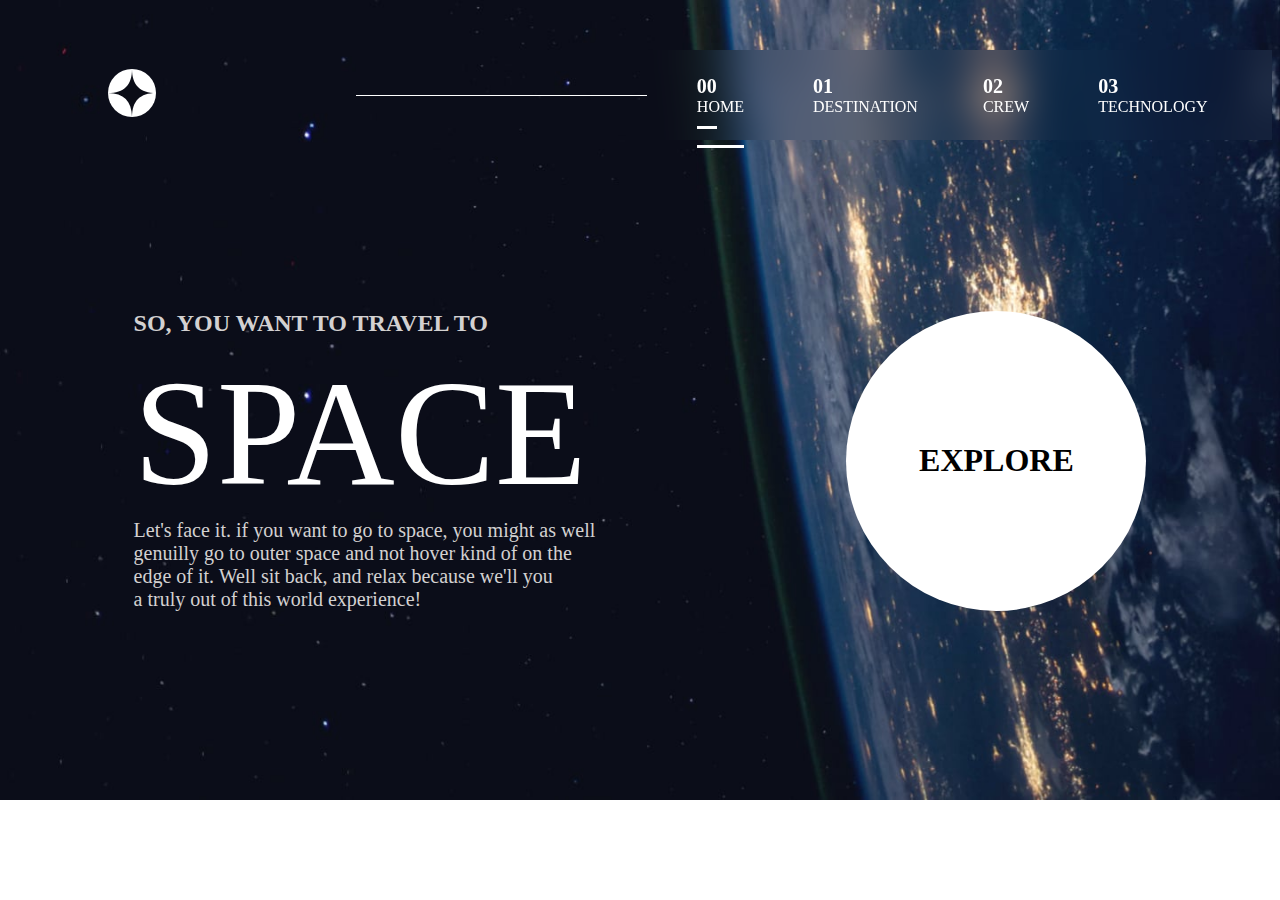
<file: index.html>
<!DOCTYPE html>
<html lang="en">
<head>
    <meta charset="UTF-8">
    <meta name="viewport" content="width=device-width, initial-scale=1.0">
    <link rel="stylesheet" href="style.css">

    <link rel="icon" href="logo.svg">
    <title>SPACE</title>
</head>
<body>
    <div class="navbar">
        <div class="logo">
        <img src="logo.svg" alt=""></div>
        <div class="line">

        </div>
        <div class="nav">
    <div class="emma" >
        <a href="index.html">
        <b>00</b> HOME
        </a>
    </div>          
    <div>
        <a href="destination.html">
        <b>01</b> DESTINATION
        </a>
    </div>   
    <div>
        <a href="crew.html">
        <b>02</b> CREW
        </a>
    </div>   
    <div>
        <a href="tech.html">
        
        <b>03</b> TECHNOLOGY
        
        </a>
    </div>    

        </div>
        <div class="java">
            <div id="myNav" class="overlay">
                <div onclick="closeNav()" class="close" >&times;</div>
                <div class="overlay-content">
                    <div class="sam">
                    <a href="index.html">HOME</a></div>
                    <a href="destination.html">DESTINATION</a>
                    <a href="crew.html">CREW</a>
                    <a href="tech.html">TECHNOLOGY</a>
                        </div>
                        </div>
                            <span style="font-size: 30px;cursor: pointer;" class="open" onclick="openNav()" style="color: aqua;">
                                <a href="javascript:void(0)">
                                    &#9776;
                                </a>
                               </span>
                            </div>
    </div>
    
    <div class="body1">
        <div class="word">
            <h2>SO, YOU WANT TO TRAVEL TO</h2>
            <h1>SPACE</h1>
            <P>Let's face it. if you want to go to space, you might as well <br> genuilly go to outer space and not hover kind of on the <br> edge of it. Well sit back, and relax because we'll you <br> a truly out of this world experience!</P>
        </div>
        <div class="another">
            <a href="destination.html">
        <div class="border">
            <h1>EXPLORE</h1>
        </div>
    </a>
        </div>
    </div>
</body>
<sCript src="app.js"></sCript>

</html>
</file>
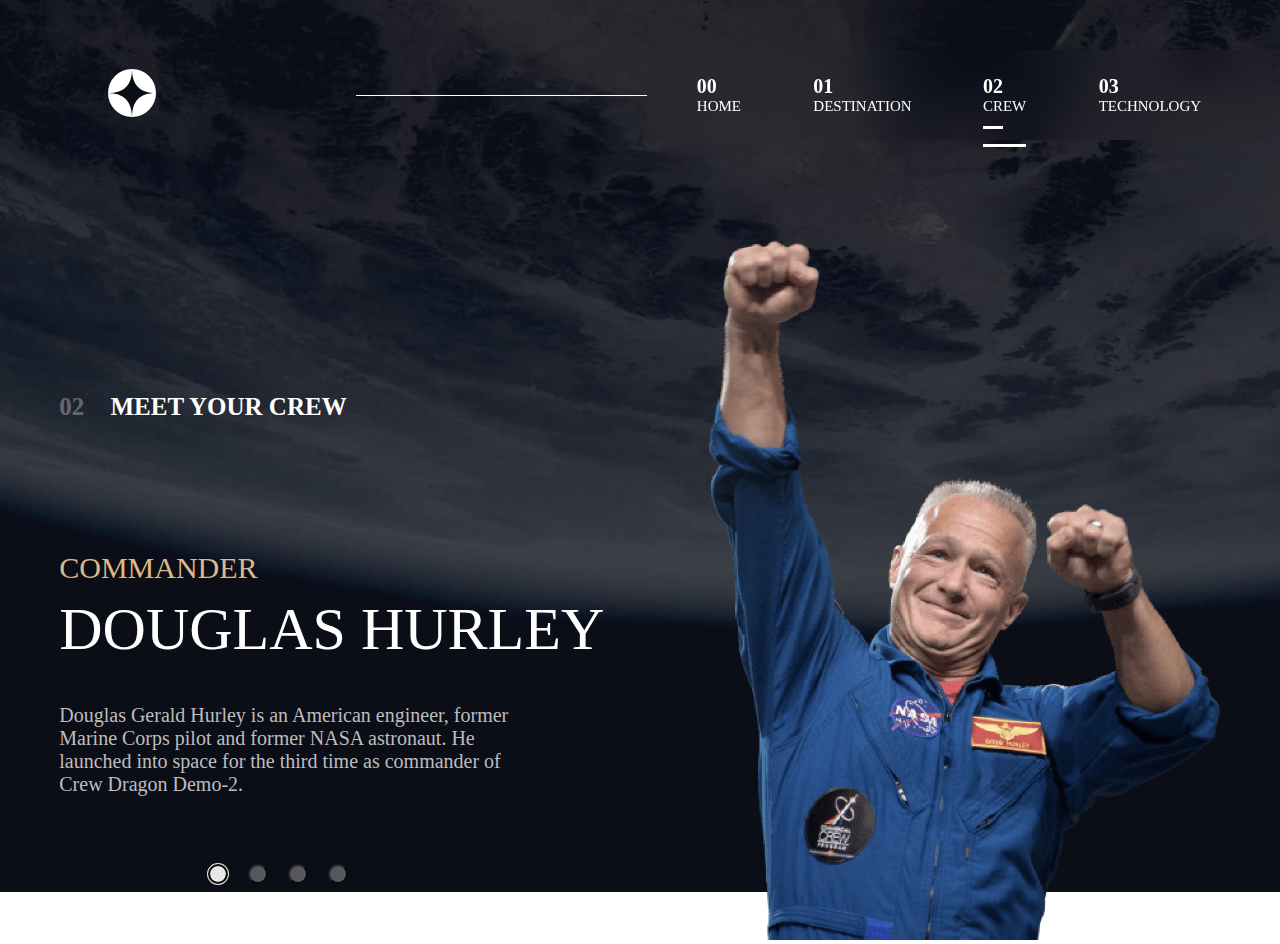
<file: crew.html>
<!DOCTYPE html>
<html lang="en">
<head>
    <meta charset="UTF-8">
    <meta name="viewport" content="width=device-width, initial-scale=1.0">
    <link rel="icon" href="logo.svg">
    <title>SPACE</title>
  
    <link rel="stylesheet" href="crew.css">
</head>
<body>
    <div class="navbar">
        <div class="logo">
        <img src="logo.svg" alt=""></div>
        <div class="line">

        </div>
        <div class="nav">
    <div>
        <a href="index.html">
        
        <b>00</b> HOME
        
        </a>
    </div>          
    <div>
        <a href="destination.html">
    
        <b>01</b> DESTINATION
        
        </a>
    </div>   
    <div class="emma">
        <a href="crew.html">
        
        <b>02</b> CREW
        
        </a>
    </div>   
    <div>
        <a href="tech.html">
        
        <b>03</b> TECHNOLOGY
        
        </a>
    </div>
        </div>
        <div class="java">
            <div id="myNav" class="overlay">
                <div onclick="closeNav()" class="close" >&times;</div>
                <div class="overlay-content">
                    <a href="index.html">HOME</a>
                    <a href="destination.html">DESTINATION</a>
                    <div class="sam">
                    <a href="crew.html">CREW</a></div>
                    <a href="tech.html">TECHNOLOGY</a>
                        </div>
                        </div>
                            <span style="font-size: 30px;cursor: pointer;" class="open" onclick="openNav()" style="color: aqua;">
                                <a href="javascript:void(0)">
                                    &#9776;
                                </a>
                               </span>
                            </div>
    </div>
    <div class="body1">
    <div class="word">
        <div class="daniel" id="demoss">
            <div class="gather">
                <div class="word2">
                    <h3><b>02</b> MEET YOUR CREW</h3>
                    <h2>COMMANDER</h2>
                    <h1>DOUGLAS HURLEY</h1>
                    <div class="div">
                        <P>Douglas Gerald Hurley is an American engineer, former <br> Marine Corps pilot and former NASA astronaut. He <br>launched into space for the third time as commander of <br> Crew Dragon Demo-2.   </P>
                    </div>
                </div>
                <div class="img">
            <img src="image-douglas-hurley.png" alt="">
            </div>
            </div>
        </div>
        <div class="daniel" id="demos">
            <div class="gather">
                <div class="word2">
                    <h3><b>02</b> MEET YOUR CREW</h3>
                    <h2>MISSION SPECIALIST</h2>
                    <h1>MARK SHUTTLEWORTH</h1>
                    <div class="div">
                        <P>Mark Richard Shuttleworth is the founder and CEO of <br> b Canonical, the company behind the Linux-based Ubuntu <br>operating system. Shuttleworth became the first South <br>African to travel to space as a space tourist.  </P>
                    </div>
                </div>
                <div class="img">
            <img src="image-mark-shuttleworth.png" alt="">
            </div>
            </div>
        </div>
        <div class="daniel" id="demo">
            <div class="gather">
                <div class="word2">
                    <h3><b>02</b> MEET YOUR CREW</h3>
                    <h2>PILOT</h2>
                    <h1>VICTOR GLOVER</h1>
                    <div class="div">
                        <P>Pilot on the first operational flight of the SpaceX Crew <br> Dragon to the International Space Station. Glover is a <br>commander in the U.S. Navy where he pilots an F/A-18.He <br> was a crew member of Expedition 64, and served as a <br>station systems flight engineer.  </P>
                    </div>
                </div>
                <div class="img">
            <img src="image-victor-glover.webp" alt="">
            </div>
            </div>
        </div>
        <div class="daniel" id="dem">
            <div class="gather">
                <div class="word2">
                    <h3><b>02</b> MEET YOUR CREW</h3>
                    <h2>FLIGHT ENGINEER</h2>
                    <h1>ANOUSHEH ANSARI</h1>
                    <div class="div">
                        <P>Anousheh Ansari is an Iranian American engineer and co <br>-founder of Prodea Systems. Ansari was the fourth self <br>-funded space tourist, the first self-funded woman to fly to <br> the ISS, and the first Iranian in space.    </P>
                    </div>
                </div>
                <div class="img">
            <img src="image-anousheh-ansari.png" alt="">
            </div>
            </div>
        </div>
            </div>
                <div class="link">
                    <button autofocus onclick="myFunction(event, 'demoss')">
                        </button>
                   <button onclick="myFunction(event, 'demos')">
                        </button>
                    <button onclick="myFunction(event, 'demo')">
                        </button>
                    <button onclick="myFunction(event, 'dem')">
                        </button>
                </div>

</div>
</body>
<sCript src="app.js"></sCript>

</html>
</file>
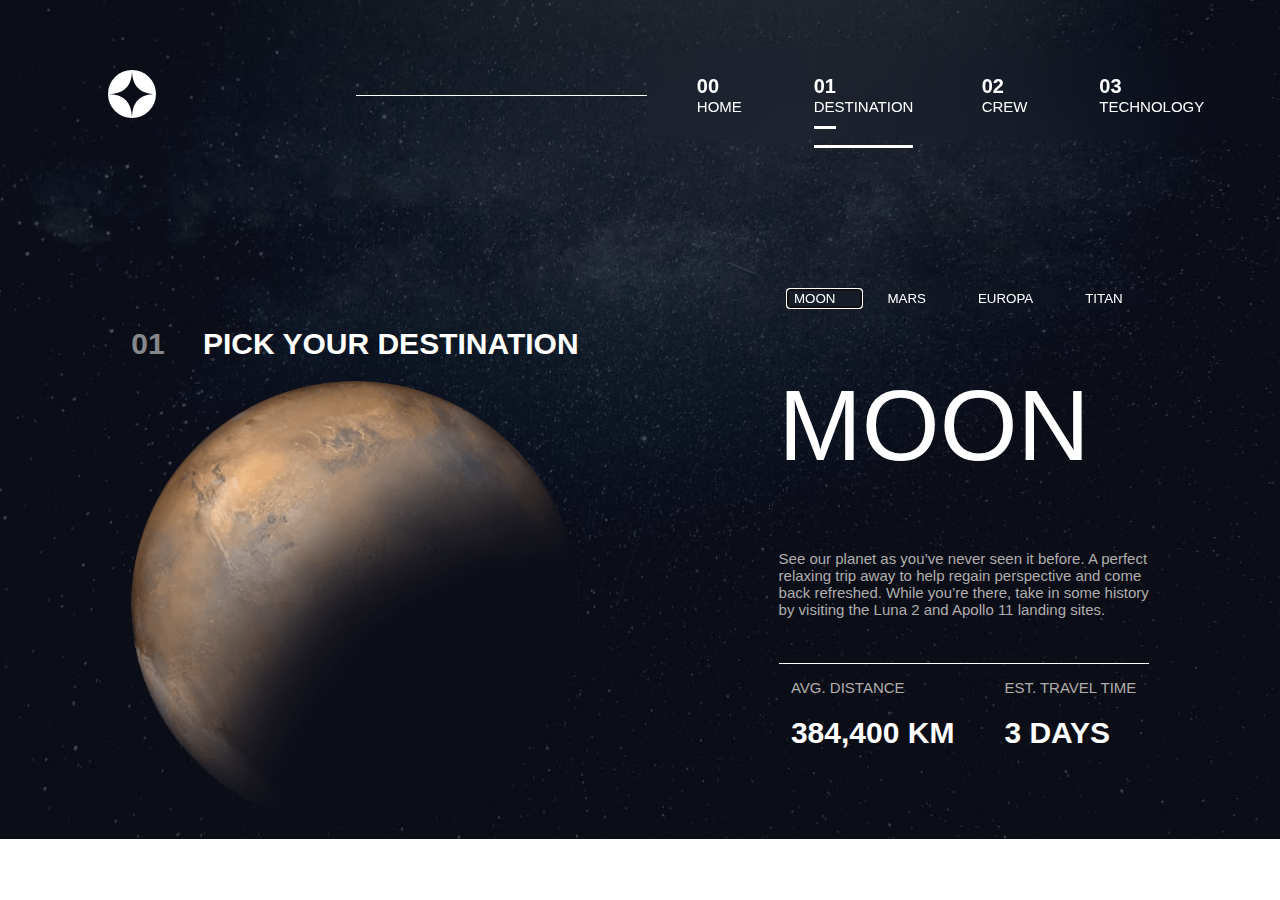
<file: destination.html>
<!DOCTYPE html>
<html lang="en">
<head>
    <meta charset="UTF-8">
    <meta name="viewport" content="width=device-width, initial-scale=1.0">

    <link rel="icon" href="logo.svg">
    <title>SPACE</title>
    <link rel="stylesheet" href="destination.css">
</head>
<body>
        <div class="navbar">
        <div class="logo">
        <img src="logo.svg" alt=""></div>
        <div class="line">

        </div>
        <div class="nav">
    <div>
        <a href="index.html">
        
        <b>00</b> HOME
        
        </a>
    </div>          
    <div class="emma">
        <a href="destination.html">
        
        <b>01</b> DESTINATION
        
        </a>
    </div>   
    <div>
        <a href="crew.html">
        
        <b>02</b> CREW
        
        </a>
    </div>   
    <div>
        <a href="tech.html">
        
        <b>03</b> TECHNOLOGY
        
        </a>
    </div>    
        </div>
        <div class="java">
            <div id="myNav" class="overlay">
                <div onclick="closeNav()" class="close" >&times;</div>
                <div class="overlay-content">
                    <a href="index.html">HOME</a>
                    <div class="sam">
                    <a href="destination.html">DESTINATION</a></div>
                    <a href="crew.html">CREW</a>
                    <a href="tech.html">TECHNOLOGY</a>
                        </div>
                        </div>
                            <span style="font-size: 30px;cursor: pointer;" class="open" onclick="openNav()" style="color: aqua;">
                                <a href="javascript:void(0)">
                                    &#9776;
                                </a>
                               </span>
                            </div>
    </div>
    <div class="body1">
        <div class="word">
            <div class="link">
                <button autofocus onclick="myFunc(event, 'demoss')">
                <a href="#" >MOON</a>
                </button>
                <button onclick="myFunc(event, 'demos')">
                <a href="#">MARS</a>
                </button>
                <button onclick="myFunc(event, 'demo')">
                <a href="#">EUROPA</a>
                </button>
                <button onclick="myFunc(event, 'dem')">
                <a href="#">TITAN</a>
                </button>
            </div>
            <div class="daniel" id="demoss">
        <div class="img">
            <h2><b>01</b> PICK YOUR DESTINATION</h2>
        <img src="image-mars.png" alt="">
    </div>
    <div class="word2">
            <h1>MOON</h1>
            <div class="div">
                <P>See our planet as you’ve never seen it before. A perfect <br> relaxing trip away to help regain perspective and come <br>back refreshed. While you’re there, take in some history <br>by visiting the Luna 2 and Apollo 11 landing sites.    </P>
            </div>
            <div class="dan">
                <div>
                    <p>AVG. DISTANCE</p>
                    <h2>384,400 KM</h2>
                </div>
                <div>
                    <p>EST. TRAVEL TIME</p>
                    <h2>
                        3 DAYS
                    </h2>
                </div>
            </div>
        </div>
            </div>
            <div class="daniel one" id="demos">
                <div class="img">
                    <h2><b>01</b> PICK YOUR DESTINATION</h2>
                <img src="image-moon.png" alt="">
            </div>
            <div class="word2">
                    <h1>MARS</h1>
                    <div class="div">
                    <p>Don't forget to pack your hiking boots. you'll need them <br>to tackle Olympus Mons, the tallest planatery mountains in <br> our solar system. it's two and a half times the size of <br> Everest!</p>
                    </div>
                    <div class="dan">
                        <div>
                            <p>AVG. DISTANCE</p>
                            <h2>255 MIL. KM</h2>
                        </div>
                        <div>
                            <p>EST. TRAVEL TIME</p>
                            <h2>
                                9 MONTHS
                            </h2>
                        </div>
                    </div>
                </div>
                    </div>
                    <div class="daniel" id="demo">
                        <div class="img">
                            <h2><b>01</b> PICK YOUR DESTINATION</h2>
                        <img src="image-europa.png" alt="">
                    </div>
                    <div class="word2">
                            <h1>EUROPA</h1>
                            <div class="div">
                         <P>The smallest of the four Galilean moons orbiting Jupiter, <br> Europa is a winter lover’s dream. With an icy surface, it’s <br> perfect for a bit of ice skating, curling, hockey, or simple <br> relaxation in your snug wintery cabin.</P>
                            </div>
                            <div class="dan">
                                <div>
                                    <p>AVG. DISTANCE</p>
                                    <h2>628 MIL. KM</h2>
                                </div>
                                <div>
                                    <p>EST. TRAVEL TIME</p>
                                    <h2>
                                        3 YEARS
                                    </h2>
                                </div>
                            </div>
                        </div>
                            </div>
                            <div class="daniel" id="dem">
                                <div class="img">
                                    <h2><b>01</b> PICK YOUR DESTINATION</h2>
                                <img src="image-titan.png" alt="">
                            </div>
                            <div class="word2">
                                    <h1>TITAN</h1>
                                    <div class="div">
                                   <p>The only moon known to have a dense atmosphere other <br> than Earth, Titan is a home away from home (just a few <br>hundred degrees colder!). As a bonus, you get striking <br>views of the Rings of Saturn.</p>
                                    </div>
                                    <div class="dan">
                                        <div>
                                            <p>AVG. DISTANCE</p>
                                            <h2>255 MIL. KM</h2>
                                        </div>
                                        <div>
                                            <p>EST. TRAVEL TIME</p>
                                            <h2>
                                                9 MONTHS
                                            </h2>
                                        </div>
                                    </div>
                                </div>
                                    </div>
        </div>
    </div>
</body>
<sCript src="app.js"></sCript>

</html>
</file>
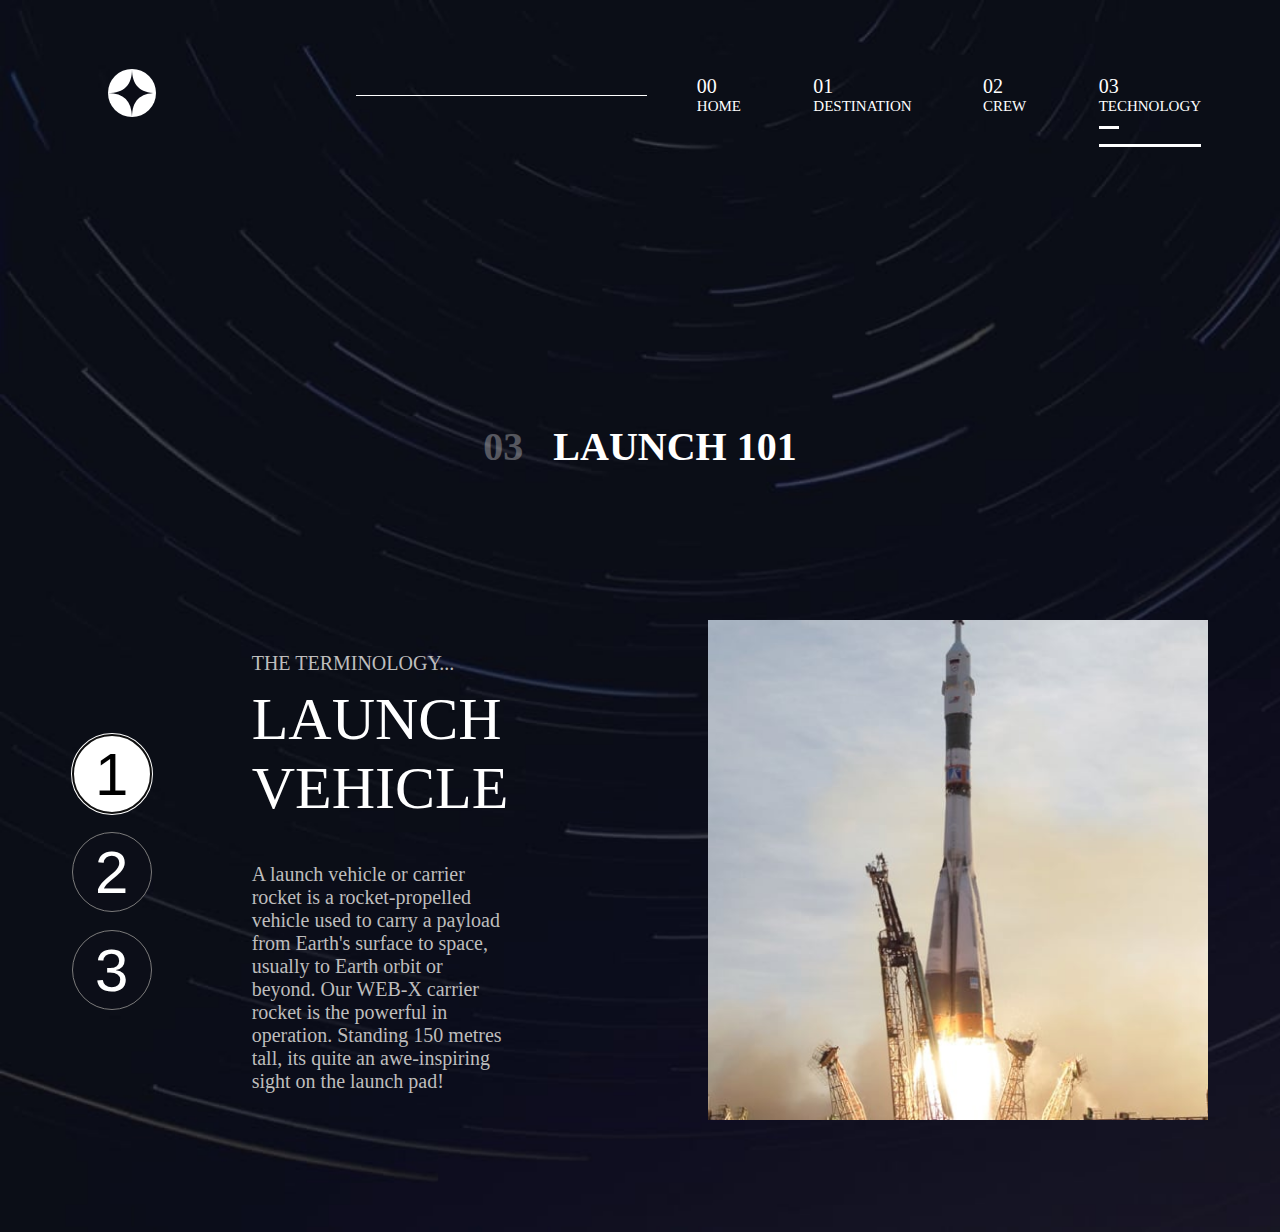
<file: tech.html>
<!DOCTYPE html>
<html lang="en">
<head>
    <meta charset="UTF-8">
    <meta name="viewport" content="width=device-width, initial-scale=1.0">
    <link rel="icon" href="logo.svg">
    <title>SPACE</title>
    <link rel="stylesheet" href="tech.css">
</head>
<body>
    <div class="navbar">
        <div class="logo">
        <img src="logo.svg" alt=""></div>
        <div class="line">

        </div>
        <div class="nav">
    <div>
        <a href="index.html">
        
        <b>00</b> HOME
        
        </a>
    </div>          
    <div>
        <a href="destination.html">
        
        <b>01</b> DESTINATION
        
        </a>
    </div>   
    <div>
        <a href="crew.html">
    
        <b>02</b> CREW
        
        </a>
    </div>   
    <div class="emma">
        <a href="tech.html">
    
        <b>03</b> TECHNOLOGY
        
        </a>
    </div>
        </div>
        <div class="java">
            <div id="myNav" class="overlay">
                <div onclick="closeNav()" class="close" >&times;</div>
                <div class="overlay-content">
                    <a href="index.html">HOME</a>
                    <a href="destination.html">DESTINATION</a>
                    <a href="crew.html">CREW</a>
                    <div class="sam">
                    <a href="tech.html">TECHNOLOGY</a></div>
                        </div>
                        </div>
                            <span style="font-size: 30px;cursor: pointer;" class="open" onclick="openNav()" style="color: aqua;">
                                <a href="javascript:void(0)">
                                    &#9776;
                                </a>
                               </span>
                            </div>
    </div>
    <div class="body1">
        <h2 class="h2"><b>03</b> LAUNCH 101</h2>
        <div class="word">
            <div class="flex">
                <div class="button">
                <button autofocus onclick="myFunct(event, 'demos')">1</button><br>
                <button onclick="myFunct(event, 'demo')">2</button><br>
                <button onclick="myFunct(event, 'dem')">3</button>
            </div>
        </div>
        <div class="daniel one" id="demos">
            <div>
                <p>THE TERMINOLOGY...</p>
                <h1>LAUNCH VEHICLE</h1>
                <p>A launch vehicle or carrier rocket is a rocket-propelled  vehicle used to carry a payload from Earth's surface to space, usually to Earth orbit or beyond. Our WEB-X carrier rocket is the powerful in operation. Standing 150 metres tall, its quite an awe-inspiring sight on the launch pad! </p>
            </div>
            <div class="img">
                <img src="image-launch-vehicle-portrait.jpg" alt="">
            </div>
        </div>
        <div class="daniel" id="demo">
            <div>
                <p>THE TERMINOLOGY...</p>
                <h1>SPACEPORT</h1>
                <p>A spaceport or cosmodrome is a site for launching  (or receiving)  spacecraft, by analogy to the seaport  for ships or airport for aircraft. Based in the famous Cape Canaveral,  our spaceport is ideally situated to take advantage of the Earth’s rotation for launch. </p>
            </div>
            <div class="img">
                <img src="image-spaceport-landscape.jpg" alt="">
            </div>
        </div>
        <div class="daniel" id="dem">
            <div>
                <p>THE TERMINOLOGY...</p>
                <h1>SPACE CAPSULE</h1>
                <p>A space capsule is an often-crewed spacecraft that  uses a blunt-body reentry capsule to reenter the Earth's atmosphere without wings. Our capsule is where you'll spend your time during the flight. It includes a space gym, cinema, and plenty of other activities to keep you entertained.</p>
            </div>
            <div class="img">
                <img src="image-space-capsule-landscape.jpg" alt="">
            </div>
        </div>
        </div>
    </div>
</body>
<sCript src="app.js"></sCript>
</html>
</file>
<file: style.css>
body {
    background-image: url(background-home-desktop.jpg);
    background-repeat: no-repeat;
    background-size: cover;
    
}

.java {
    display: none;
}
.overlay {
    height: 100%;
    width: 0%;
    position: fixed;
    z-index: 100;
    top: 0;
    right: 0;
    /* background-color: rgba(97, 96, 96, 0.26); */
    backdrop-filter: blur(20px);
    overflow: hidden;
    transition: 0.1s;
}
.overlay-content {
    position: relative;
    top: 0;
    text-align: left;
    margin-top: 70px;
    display: flex;
    flex-direction: column;
}
.overlay:hover {
    color: aqua;
}
.close {
 color: white; 
 font-size: 50px;
  cursor: pointer;
  display: flex;
  justify-content: flex-end;
}
.close:hover {
    color: aqua;
}
.overlay a {
    padding: 8px;
    scroll-padding-top: -20px;
    text-decoration: none;
    font-size: 15px;
    color: white;
    font-weight: bold;
    display: block;
    padding-bottom: 25px;
    text-transform: uppercase;
    padding-left: 40px;

}
.overlay a:hover , a:focus {
    color: aqua;
    /* width: inherit; */
    width: 85%;
    border-right: 5px solid rgb(197, 195, 195);
}
.overlay .closebtn {
    position: absolute;
    top: 20px;
    right: 45px;
}
.open a {
    color: white;
    text-decoration: none;
}
.open a:hover, a:active {
    color: aqua;
}
.navbar {
    display: flex;
    align-items: center;
    margin-top: 50px;
}
.logo {
    margin-left: 100px;
    margin-right: 200px;
    
}
.line {
    border-bottom: 1px solid white;
    width: 700px;
    z-index: 100;
}
.nav a {
    padding-bottom: 30px;
    color: white;
    text-decoration: none;
    text-align: center;
} 

.nav a:hover {
    border-bottom: 3px solid rgb(160, 157, 157);
    border-right: none;
}
.emma a{
    border-bottom: 3px solid white;
}
.sam a {
    border-right: 4px solid white;
    color: aqua;
}
.nav {
    display: flex;
    /* background-image: linear-gradient( rgb(19, 21, 34) , rgb(73, 87, 113), rgb(21, 37, 71)); */
    padding: 10px 50px;
    justify-content: center;
    align-items: center;
    backdrop-filter: blur(20px);

    gap: 50px;
    width: 100%;
    height: 70PX;
    /* opacity: 0.7; */
}
.nav b {
    font-size: 20px;
} 
.body1 {
    display: flex;
    justify-content: space-around;
    align-items: center;
    margin-top: 150px;
}
.word h2 , p{
    color: rgb(211, 209, 209);
}
.word p {
    font-size: 20px;
    margin-top: -100px;
}
.word h1 {
    color: white;
    font-size: 150px;
    margin-top: -10px;
    font-weight: 100;
}
.border {
    background-color: white;
    width:300px;
    height: 300px;
    border-radius: 100%;
    display: flex;
    align-items: center;
    justify-content: center;
    transition: 0.5s;
}
.border:hover {
    background-color: black;
    color: white;
    
    transition: 0.5s;
}
a {
    text-decoration: none;
    color: black;
}
@media screen and (max-width:900px) {
    .line {
        display: none;
    }
    .nav {
        gap: 20px;
    }
    .body1 {
        flex-direction: column;
    }
    .logo {
        margin-left: 10px;
    }
        body {
        background-image: url(background-home-tablet.jpg);
    }
}
@media screen and (max-width:500px) {
    .java {
        display: block;
    }
    .nav {
        display: none;
    }
    .navbar {
        justify-content: space-between;
        margin-top: 5px;
    }
    .logo {
        margin-left: 0;
        margin-right: 0;
    }
    .word {
        text-align: center;
        font-size: 20px;
    }
    h2 {
        font-size: 15px;
    }
    br {
        display: none;
    }
    .word h1 {
        font-size: 85px;
        margin-bottom: 100px;
    }
    body {
        background-image: url(background-home-mobile.jpg);
    }
}
</file>
<file: crew.css>
body {
    background-image: url(background-crew-desktop.jpg);
    background-repeat: no-repeat;
    background-size: cover;
    
}
.java {
    display: none;
}
.overlay {
    height: 100%;
    width: 0%;
    position: fixed;
    z-index: 100;
    top: 0;
    right: 0;
    /* background-color: rgba(97, 96, 96, 0.26); */
    backdrop-filter: blur(20px);
    overflow: hidden;
    transition: 0.1s;
}
.overlay-content {
    position: relative;
    top: 0;
    text-align: left;
    margin-top: 70px;
    display: flex;
    flex-direction: column;
}
.overlay:hover {
    color: aqua;
}
.close {
 color: white; 
 font-size: 50px;
  cursor: pointer;
  display: flex;
  justify-content: flex-end;
}
.close:hover {
    color: aqua;
}
.overlay a {
    padding: 8px;
    scroll-padding-top: -20px;
    text-decoration: none;
    font-size: 15px;
    color: white;
    font-weight: bold;
    display: block;
    padding-bottom: 30px;
    text-transform: uppercase;
    padding-left: 40px;

}
.overlay a:hover , a:focus {
    color: aqua;
    width: 85%;
    border-right: 5px solid rgb(199, 199, 199);
}
.overlay .closebtn {
    position: absolute;
    top: 20px;
    right: 45px;
}
.open a {
    color: white;
    text-decoration: none;
}
.open a:hover, a:active {
    color: aqua;
}
.navbar {
    display: flex;
    align-items: center;
    margin-top: 50px;
}
.logo {
    margin-left: 100px;
    margin-right: 200px;
    
}
.line {
    border-bottom: 1px solid white;
    width: 700px;
    z-index: 100;
}
.nav a {
    padding-bottom: 30px;
    color: white;
    text-decoration: none;
    text-align: center;
} 

.nav a:hover {
    border-bottom: 3px solid rgb(160, 157, 157);
    border-right: none;
}
.emma a {
    border-bottom: 3px solid white;

}
.sam a {
    border-right: 3px solid white;
    color: aqua;
}
.nav {
    display: flex;
    /* background-image: linear-gradient( rgb(19, 21, 34) , rgb(73, 87, 113), rgb(21, 37, 71)); */
    padding: 10px 50px;
    height: 70PX;
    justify-content: center;
    align-items: center;
    gap: 50px;
    font-size: 15px;
    width: 100%;
    backdrop-filter: blur(20px);

    /* opacity: 0.7; */
}
.nav b {
    font-size: 20px;
} 
.body1 {
    /* display: flex;
    justify-content: space-around; */
    align-items: center;
}
.word {
    font-weight: 100;
}
.word h2 {
    color: white;
    font-size: 40px;
    /* margin-left: 100px; */
}
.word b {
    opacity: 0.3;
    padding-right: 20px;
}
.word h3 {
    color: white;
    font-size: 25px;
    margin-bottom: -20px;
}
.word h1 {
    color: white;
    font-size: 60px;
}
.word p {
    color: rgb(190, 189, 189);
    font-size: 20px;
}
.bord {
    display: flex;
    gap: 20px;
    margin-left: 100px;
}
button {
    background-color: white;
    width: 20px;
    height: 20px;
    border-radius: 100%;
    opacity: 0.3;
}
button:focus  {
    background-color:white;
    opacity: 0.9;
}
button:hover {
    background-color: white;
    opacity: 0.5;
}

.gather {
    display: flex;
    justify-content: space-around;
    align-items: center;
}
.one {
    display: block;
    display: flex;
}
.body1 {
    margin-top: 100px;
}
.daniel {
    display: none;
}
.daniel:nth-child(1){
    display: block;
}
button:nth-child(1):focus{
    background-color: white;
    opacity: 0.9;
}
.link {
    margin-left: 200px;
    margin-top: -80px;
    display: flex;
    gap: 20px;
}
.daniel h2 {
    color: burlywood;
    margin-bottom: -30px;
    margin-top: 150px;
    font-size: 30px;
    font-weight: 100;
}
.daniel h1{
    font-weight: 100;
}

@media screen and (max-width:900px) {
    .line {
        display: none;
    }
    .nav {
        gap: 20px;
    }
    .body1 {
        flex-direction: column;
    }
    .logo {
        margin-left: 10px;
    }
    .word2 {
        margin-left: 20px;
    }
br {
    display: none;
}
.link {
    margin-top: 50px;
    margin-left: 10px;
}
.daniel {
    gap: 50px;
}
}
@media screen and (max-width:500px) {
    .java {
        display: block;
    }
    .nav {
        display: none;
    }
    .navbar {
        justify-content: space-between;
        margin-top: 5px;
    }
    .logo {
        margin-left: 0;
        margin-right: 0;
    }
    .word h1 {
        font-size: 50px;
    }
    img {
        width: 100%;
    }
    .gather {
        flex-direction: column;
    }
    .word {
        /* align-items: end; */
        text-align: center;
        padding: 100px 50px;
    }
    br {
        display: none;
    }
    .daniel p{
        font-size: 20px;
    }
    .img img {
        width: 100%;
    }
    .link {
    margin-left: 10px;
    margin-top: 20px;
    display: flex;
    gap: 20px;
}
.body1 {
    display: flex;
    flex-direction: column-reverse;
}
}
</file>
<file: destination.css>
body {
    background-image: url(background-destination-desktop.jpg);
    background-repeat: no-repeat;
    background-size: cover;
    font-family: Barlow,sans-serif;
    font-size: .9375rem;

}
.java {
    display: none;
}
.overlay {
    height: 100%;
    width: 0%;
    position: fixed;
    z-index: 100;
    top: 0;
    right: 0;
    /* background-color: rgba(97, 96, 96, 0.26); */
    backdrop-filter: blur(20px);
    overflow: hidden;
    transition: 0.1s;
}
.overlay-content {
    position: relative;
    top: 0;
    text-align: left;
    margin-top: 70px;
    display: flex;
    flex-direction: column;
}
.overlay:hover {
    color: aqua;
}
.close {
 color: white; 
 font-size: 50px;
  cursor: pointer;
  display: flex;
  justify-content: flex-end;
}
.close:hover {
    color: aqua;
}
.overlay a {
    padding: 8px;
    scroll-padding-top: -20px;
    text-decoration: none;
    font-size: 15px;
    color: white;
    font-weight: bold;
    display: block;
    padding-bottom: 30px;
    text-transform: uppercase;
    padding-left: 40px;

}
.overlay a:hover {
    color: aqua;
    width: 85%;
    border-right: 5px solid rgb(177, 176, 176);
}
.overlay .closebtn {
    position: absolute;
    top: 20px;
    right: 45px;
}
.open a {
    color: white;
    text-decoration: none;
}
.open a:hover, a:active {
    color: aqua;
}
.navbar {
    display: flex;
    align-items: center;
    margin-top: 50px;
}
.logo {
    margin-left: 100px;
    margin-right: 200px;
    
}
.line {
    border-bottom: 1px solid white;
    width: 700px;  
    z-index: 100;
}
.nav a {
    padding-bottom: 30px;
    color: white;
    text-decoration: none;
    text-align: center;
} 
.emma a {
    border-bottom: 3px solid white;

}
.nav a:hover {
    border-bottom: 3px solid rgb(160, 157, 157);

}
.sam a {
    border-right: 3px solid white;
    color: aqua;
    border-bottom: none;
}
.nav {
    display: flex;
    /* background-image: linear-gradient( rgb(19, 21, 34) , rgb(73, 87, 113), rgb(21, 37, 71)); */
    padding: 10px 50px;
    height: 70PX;
    justify-content: center;
    align-items: center;
    gap: 50px;
    width: 100%;
    backdrop-filter: blur(20px);

    /* opacity: 0.7; */
}
.nav b {
    font-size: 20px;
} 
.body1 {
    display: flex;
    justify-content: space-around;
    align-items: center;
    margin-top: 150px;
}
.img h2 {
    color: white;
}
.img img {
    width: 100%;
}
.img b {
    opacity: 0.5;
    padding-right: 30px;
}
.word {
    display: flex;
    flex-direction: column;
    align-items: center;
    font-weight: 100;
}

.word p{
    color: rgb(177, 173, 173);

}
h2 {
    margin-bottom: 70px;
    display: block;
    font-size: 2em;
    margin-block-start: 0.67em;
    margin-block-end: 0.67em;
    margin-inline-start: 0px;
    margin-inline-end: 0px;
    font-weight: bold;
}
.div {
    font-size: 15px;
    border-bottom: 1px solid white;
    padding-bottom: 30px;
    margin-top: 10px;
}
.link {
    width: 100%;
    display: flex;
    justify-content: flex-end;
    gap: 20px;
}
.link a{
    color: white;
    text-decoration: none; 
    padding-right: 20px;
    padding-bottom: 20px;

}
.link a:hover {
    border-bottom: 4px solid rgb(73, 73, 73);
    /* backdrop-filter: blur(20px); */
}
.word h1 {
    color: white;
    font-size: 100px;
    margin-top: -0px;
    font-weight: 100;
}
.dan {
    display: flex;
    gap: 50px;
    justify-content: center;
}

.dan h2 {
    color: white;
}
a:focus {
    border-bottom: 5px solid white;
}
.daniel {
    display: flex;
    justify-content: space-between;
    gap: 200px;
    align-items: center;
    display: none;
}
.daniel:nth-child(2)   {
    display: block;   
    display: flex;
}
button {
    background-color:none;
    background: none;
    border: none;
    backdrop-filter: blur(20px);
    /* overflow: hidden; */
}
@media screen and (max-width:900px) {
    .line {
        display: none;
    }
    .nav {
        gap: 20px;
    }
    .body1 {
        flex-direction: column;
    }
    .logo {
        margin-left: 10px;
    }
    .daniel {
        gap: 50px;
        padding: 70px 50px;
    }
}
@media screen and (max-width:500px) {
    .java {
        display: block;
    }
    .nav {
        display: none;
    }
    .navbar {
        justify-content: space-between;
        margin-top: 5px;
    }
    .logo {
        margin-left: 0;
        margin-right: 0;
    }
    .word h1 {
        font-size: 100px;
        margin-bottom: 100px;
    }
    .daniel {
        flex-direction: column;
        gap: 10px;
        margin-top: 20px;
    }
    .link {
        gap: 3px;
        justify-content: center;
    }
    .daniel img {
        width: 100%;
    }
    br {
        display: none;
    }
    .word h1 {
        font-size: 70px;
        margin-bottom: 10px;
    }
}
</file>
<file: tech.css>
body {
    background-image: url(background-technology-desktop.jpg);
    background-repeat: no-repeat;
    background-size: cover;
    font-weight: 100;
    
}
.java {
    display: none;
}
.overlay {
    height: 100%;
    width: 0%;
    position: fixed;
    z-index: 100;
    top: 0;
    right: 0;
    /* background-color: rgba(97, 96, 96, 0.26); */
    backdrop-filter: blur(20px);
    overflow: hidden;
    transition: 0.1s;
}
.overlay-content {
    position: relative;
    top: 0;
    text-align: left;
    margin-top: 70px;
    display: flex;
    flex-direction: column;
}
.overlay:hover {
    color: aqua;
}
.close {
 color: white; 
 font-size: 50px;
  cursor: pointer;
  display: flex;
  justify-content: flex-end;
}
.close:hover {
    color: aqua;
}
.overlay a {
    padding: 8px;
    scroll-padding-top: -20px;
    text-decoration: none;
    font-size: 15px;
    color: white;
    font-weight: bold;
    display: block;
    padding-bottom: 30px;
    text-transform: uppercase;
    padding-left: 40px;

}
.overlay a:hover , a:focus {
    color: aqua;
    width: 85%;
    border-right: 5px solid rgb(196, 196, 196);
}
.overlay .closebtn {
    position: absolute;
    top: 20px;
    right: 45px;
}
.sam a {
    border-right: 3px solid white;
    color: aqua;
}
.open a {
    color: white;
    text-decoration: none;
}
.open a:hover, a:active {
    color: aqua;
}
.navbar {
    display: flex;
    align-items: center;
    margin-top: 50px;
}
.logo {
    margin-left: 100px;
    margin-right: 200px;
    
}
.line {
    border-bottom: 1px solid white;
    width: 700px;
    z-index: 100;
}
.nav a {
    padding-bottom: 30px;
    color: white;
    text-decoration: none;
    text-align: center;
} 

.nav a:hover {
    border-bottom: 3px solid rgb(160, 157, 157);
    border-right: none;

}
.emma a {
    border-bottom: 3px solid white;

}
.nav {
    display: flex;
    /* background-image: linear-gradient( rgb(19, 21, 34) , rgb(73, 87, 113), rgb(21, 37, 71)); */
    padding: 10px 50px;
    height: 70PX;
    justify-content: center;
    align-items: center;
    font-size: 15px;
    gap: 50px;
    width: 100%;
    /* opacity: 0.7; */
}
.nav b {
    font-size: 20px;
} 
.body1 {
    display: flex;
    justify-content: space-around;
    flex-direction: column;
    align-items: center;
    margin-top: 150px;
    padding: 100px 200px;
    font-weight: 100;
}
.word {
    font-weight: 100;
    display: flex;
}
.body1 h2 {
    color: white;
    margin-bottom: 150px;
    font-size: 40px;
}
.h2 {
    text-align: left;
}
.body1 b {
    opacity: 0.3;
    padding-right: 20px;
}
.word h3 {
    color: white;
    font-size: 25px;
    margin-bottom: -20px;
}
.word h1 {
    color: white;
    font-size: 60px;
    margin-top: -10px;
    font-weight: 100;
}
.word p {
    color: rgb(190, 189, 189);
    font-size: 20px;
}
.bord {
    display: flex;
    gap: 20px;
}
.button button {
    background-color: rgb(12,14,24);
    width: 80px;
    height: 80px;
    border-radius: 100%;
    border: 1px solid rgb(124, 123, 123);
    font-size: 60px;
    display: flex;
    justify-content: center;
    align-items: center;
    color: white;
    transition: 0.5s;
}
.button button:hover  {
    border: 1px solid white;
    transition: 0.5s;

}
 button:focus {
background-color: white;
color: black;
}

.flex {
    display: flex;
    gap: 50px;
    align-items: center;
}
.img img {
    width: 100%;
}
.daniel {
    display: flex;
    justify-content: space-around;
    gap: 100px;
    align-items: center;
    margin-left: 100px;
    display: none;
}
.daniel br {
    display: none;
}
.one {
    display: block;    
    display: flex;
    justify-content: space-around;
    gap: 200px;
    align-items: center;
    margin-left: 100px;
}
.img img {
    width: 500px;
    height: 500px;
}
@media screen and (max-width:900px) {
    .line {
        display: none;
    }
    .nav {
        gap: 20px;
    }
    .body1 {
        flex-direction: column;
    }
    .word {
        flex-direction: column;
        justify-content: center;
        align-items: center;
    }
    .daniel {
        margin-left: 10px;
        gap: 10px;
        margin-bottom: 50px;
        margin-top: 20px;
    }
    .img img {
        width: 300px;
        height: 300px;
    }
    .daniel p {
        margin-right: 100px;
        font-size: 16px;
    }
    .logo {
        margin-left: 10px;
    }
    br {
        display: none;
    }
    .button {
        display: flex;
        gap: 20px;
    }
    .body1 {
        padding: 10px;
    }
}
@media screen and (max-width:500px) {
    .java {
        display: block;
    }
    .nav {
        display: none;
    }
    .navbar {
        justify-content: space-between;
        margin-top: 5px;
    }
    .logo {
        margin-left: 0;
        margin-right: 0;
    }
    .flex {
        flex-direction: column;
    }
    .me {
        display: flex;
        gap: 20px;
    }
    .word h1 {
        font-size: 50px;
    }
    .daniel {
        flex-direction: column;
        align-items: center;
        justify-content: center;
        margin-left: 10px;
        gap: 20px;
    }
    .body1 {
        padding: 10px 10px;
    }
    .word {
        flex-direction: column;
        align-items: center;
        justify-content: center;
    }
    .button {
        flex-direction: row;
        display: flex;
        gap: 20px;
    }
    br {
        display: none;
    }
}
</file>
